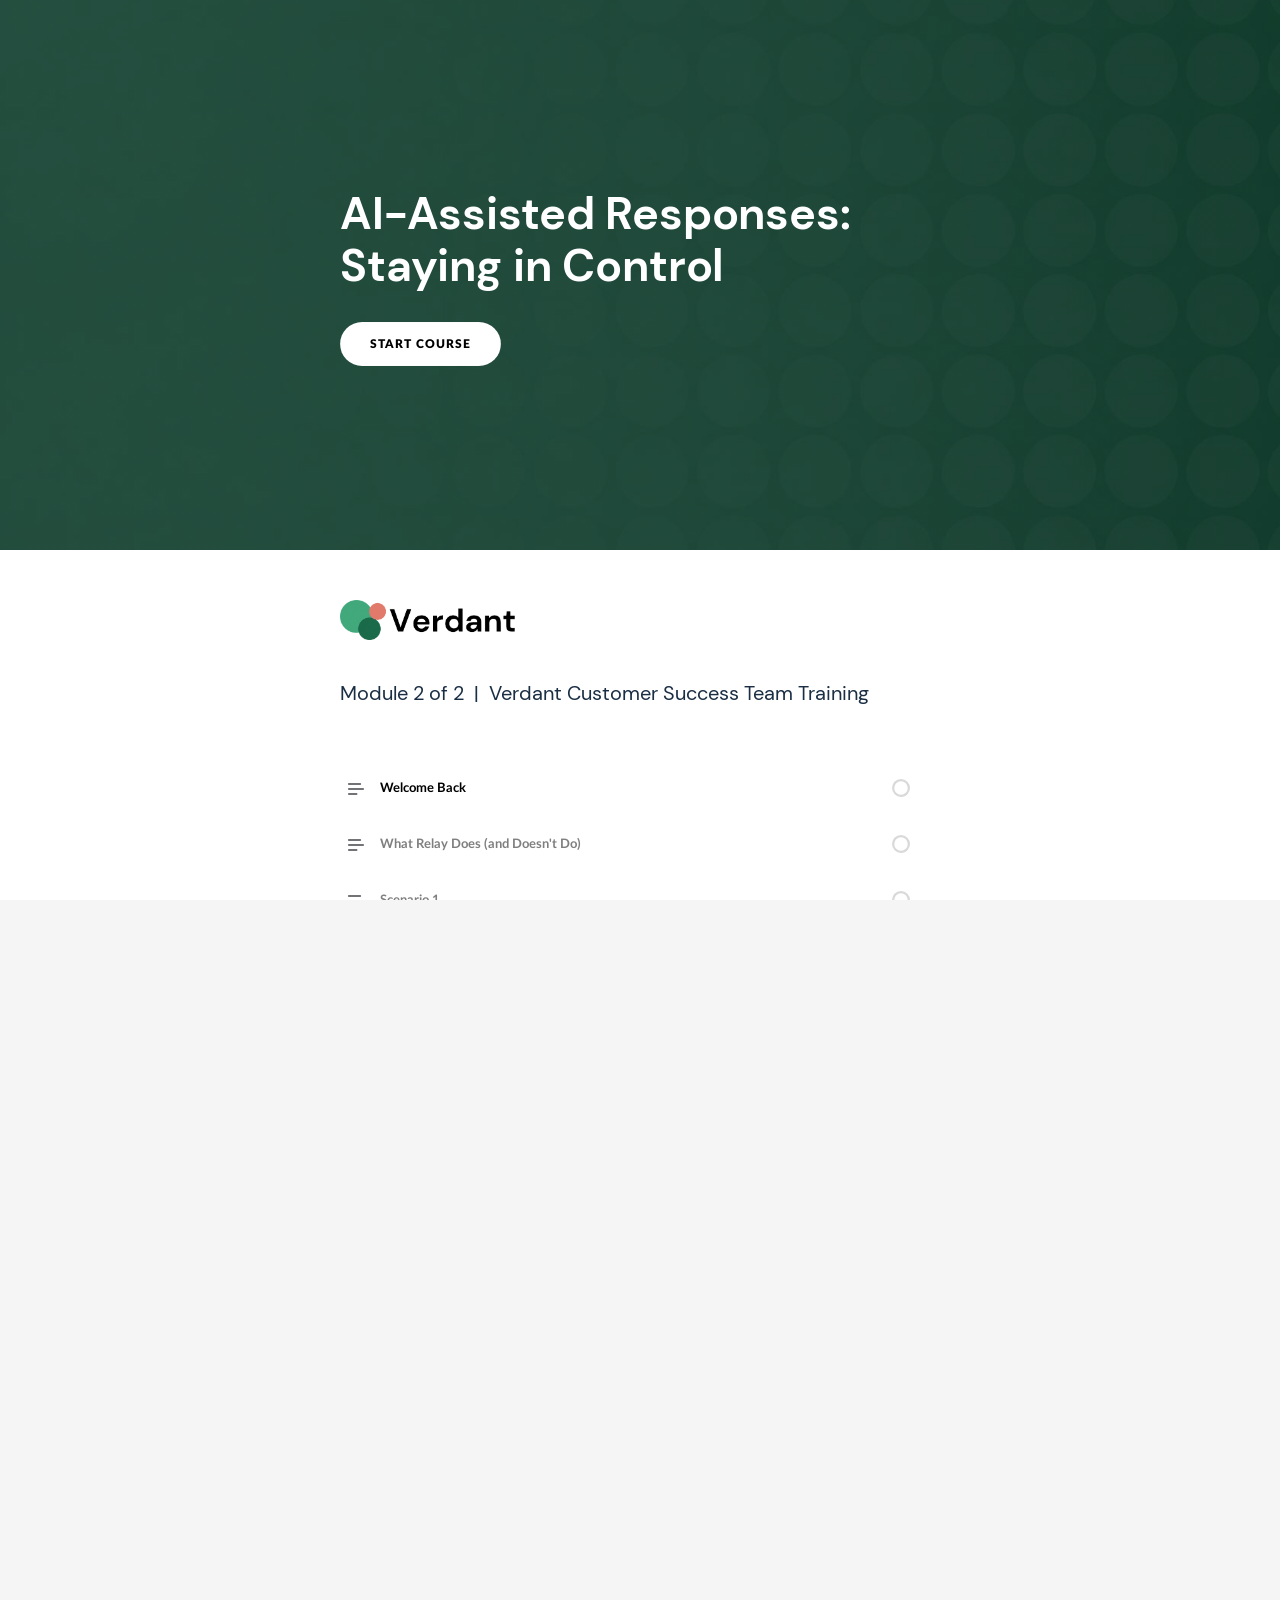
<file: index.html>
<!doctype html>
<!-- 
course package version: 4933KmT5
rise_frontend sha: 287c7feb5f589463fc5ead87aa3652fdb3cf6afa
learn_distribution_frontend sha: 6f6fd53281c8d7a474359a229acd737402346207
mondrian sha: 9aedd41fa80b96a3599923e67d96911bb5eadc16
sandbox sha: 38e0c7bca6fd6bed198d58039339932c1fb4afbe
 -->
<html lang="en">
  <head>
    <meta charset="utf-8">
    <meta name="viewport" content="width=device-width,initial-scale=1">
    <title>AI-Assisted Responses: Staying in Control</title>
    
      <link rel="stylesheet" href="lib/sandbox/4adfab46.css">
    
    <script type="application/json" id="__CONFIG__">
      {"remoteManifest":{"learn_distribution_frontend":{".js":["learn_dist/entry.js"]},"mondrian":{".js":["mondrian/entry.js"]}},"assetTargetPrefixes":{"media":"assets","font":"lib/fonts"}}
    </script>
    
    <script src="lib/dist/4215d215.js"></script>
  </head>
  <body>
    <div id="app"></div>
    
      <script src="lib/rise/5f973a7f.js"></script>
    
      <script src="lib/sandbox/c77685df.js"></script>
    
  </body>
</html>
</file>
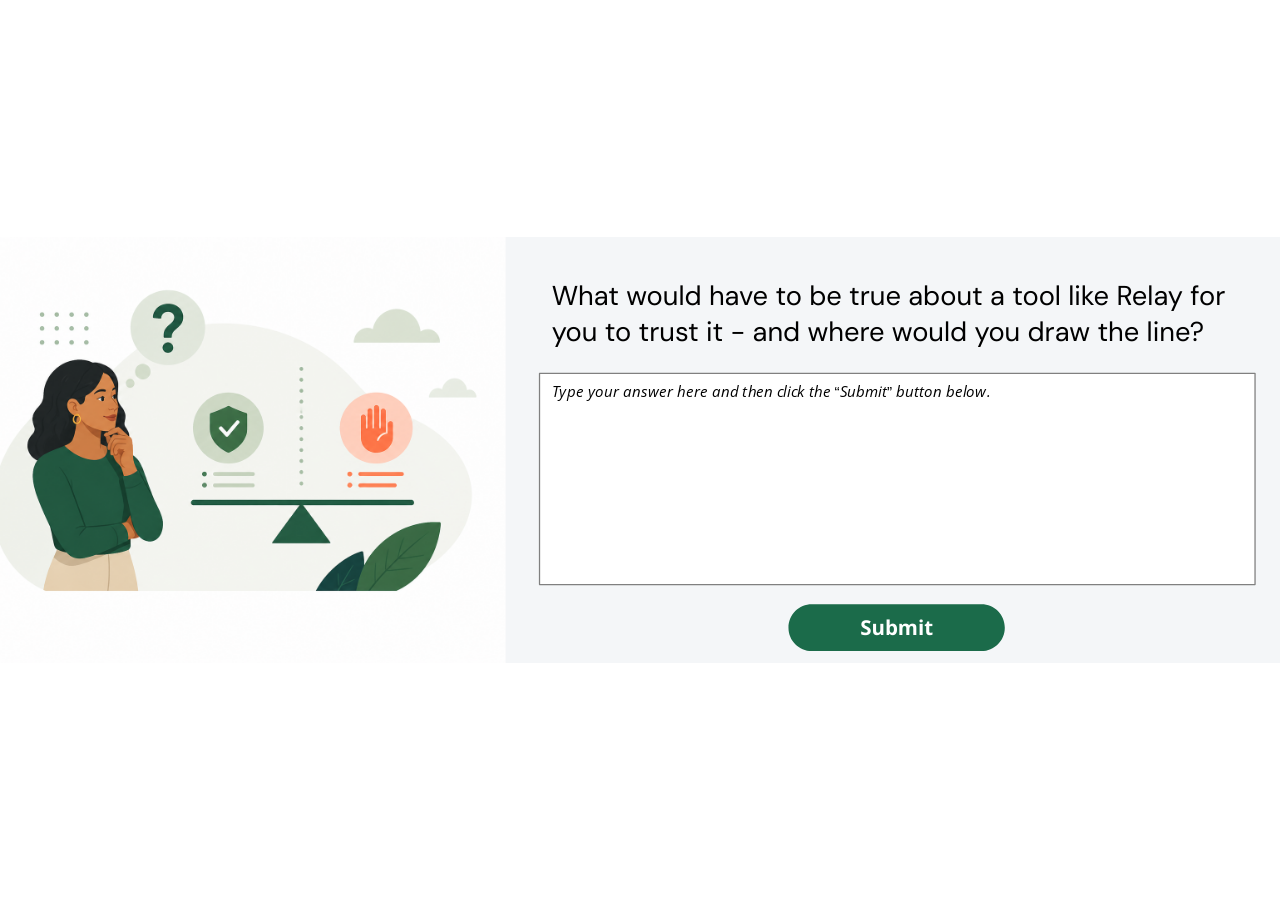
<file: assets/1ao9StEL5G31WYVi/story.html>
﻿<!doctype html>
<html lang="en-US">
<head>
  <meta charset="utf-8">
  <!-- Created using Storyline 360 x64 - http://www.articulate.com  -->
  <!-- version: 3.116.36776.0 -->
  <title>Untitled1</title>
  <meta http-equiv="x-ua-compatible" content="IE=edge"/>
  <meta name="viewport" content="width=device-width,initial-scale=1,user-scalable=no,shrink-to-fit=no,minimal-ui"/>
  <meta name="apple-mobile-web-app-capable" content="yes"/>
  <style>
    html, body { height: 100%; padding: 0; margin: 0 }
    #app { height: 100%; width: 100%; }
  </style>

  <script>
    window.DS = {};
    window.globals = {
      DATA_PATH_BASE: '',
      HAS_FRAME: true,
      HAS_SLIDE: true,

      lmsPresent: false,
      tinCanPresent: false,
      cmi5Present: false,
      aoSupport: false,
      scale: 'Scaled',
      captureRc: false,
      browserSize: 'optimal',
      bgColor: '#FFFFFF',
      features: 'DropInBase,JsInteractions,PlayerMemoryEnhancements,PlayerSizeOption,SlideLevelScale',
      themeName: 'unified',
      preloaderColor: '#8C8C8C',
      suppressAnalytics: false,
      productChannel: 'stable',
      publishSource: 'storyline',
      aid: 'aid|c9063c71-ffac-5d34-a14b-833e32fb4d96',
      cid: '1b20ea6f-b296-4133-92d2-50ae680d7597',
      playerVersion: '3.116.36776.0',
      publishTimestamp: '2026-05-03T13:39:45.3390681Z',
      maxIosVideoElements: 10,
      connectionSettings: { message: 'You%20are%20offline.%20Trying%20to%20reconnect...', useDarkTheme: true, mode: 'disabled' },
      hasFeature: function(feature) {
        return this.features.split(',').includes(feature);
      },
      
      parseParams: function(qs) {
        if (window.globals.parsedParams != null) {
          return window.globals.parsedParams;
        }
        qs = (qs || window.location.search.substr(1)).split('+').join(' ');
        var params = {},
            tokens,
            re = /[?&]?([^=]+)=([^&]*)/g;

        while (tokens = re.exec(qs)) {
          params[decodeURIComponent(tokens[1]).trim()] =
            decodeURIComponent(tokens[2]).trim();
        }
        window.globals.parsedParams = params;
        return params;
      }

    };

    if (window.flagsUnderTest != null) {
      window.globals.features = window.flagsUnderTest.reduce((accum, feature) => {
        if (!accum.includes(feature)) {
          accum.push(feature);
        }
        return accum;
      }, window.globals.features.split(',')).join();
    }
  </script>
  <script>
    var isIe11 = ('ActiveXObject' in window || window.MSBlobBuilder != null)
      && window.msCrypto != null && !window.ActiveXObject;
    if (isIe11) {
      window.globals.unsupportedBrowser = true;
      document.write(atob('[base64]'));
    }
  </script>

  <script>
    if (window.globals.hasFeature('Localization')) {
      
      
    }
  </script>

  
  <script src='lms/scormdriver.js' type=text/javascript></script>
  <script>window.THREE = { };</script>
  
<meta name="robots" content="noindex, nofollow"></head>
<body style="background: #FFFFFF" class="cs-HTML theme-unified">
  <script id="360-player-interface" type="text/javascript" src="../../lib/player-interface.js"></script>
  <script>!function(){var e,i=/iPhone/i,o=/iPod/i,n=/iPad/i,t=/\biOS-universal(?:.+)Mac\b/i,r=/\bAndroid(?:.+)Mobile\b/i,a=/Android/i,d=/(?:SD4930UR|\bSilk(?:.+)Mobile\b)/i,p=/Silk/i,l=/Windows Phone/i,u=/\bWindows(?:.+)ARM\b/i,b=/BlackBerry/i,s=/BB10/i,c=/Opera Mini/i,f=/\b(CriOS|Chrome)(?:.+)Mobile/i,h=/Mobile(?:.+)Firefox\b/i,v=function(e){return void 0!==e&&"MacIntel"===e.platform&&"number"==typeof e.maxTouchPoints&&e.maxTouchPoints>1&&"undefined"==typeof MSStream};e=function(e){var m={userAgent:"",platform:"",maxTouchPoints:0};e||"undefined"==typeof navigator?"string"==typeof e?m.userAgent=e:e&&e.userAgent&&(m={userAgent:e.userAgent,platform:e.platform,maxTouchPoints:e.maxTouchPoints||0}):m={userAgent:navigator.userAgent,platform:navigator.platform,maxTouchPoints:navigator.maxTouchPoints||0};var g=m.userAgent,y=g.split("[FBAN");void 0!==y[1]&&(g=y[0]),void 0!==(y=g.split("Twitter"))[1]&&(g=y[0]);var A=function(e){return function(i){return i.test(e)}}(g),w={apple:{phone:A(i)&&!A(l),ipod:A(o),tablet:!A(i)&&(A(n)||v(m))&&!A(l),universal:A(t),device:(A(i)||A(o)||A(n)||A(t)||v(m))&&!A(l)},amazon:{phone:A(d),tablet:!A(d)&&A(p),device:A(d)||A(p)},android:{phone:!A(l)&&A(d)||!A(l)&&A(r),tablet:!A(l)&&!A(d)&&!A(r)&&(A(p)||A(a)),device:!A(l)&&(A(d)||A(p)||A(r)||A(a))||A(/\bokhttp\b/i)},windows:{phone:A(l),tablet:A(u),device:A(l)||A(u)},other:{blackberry:A(b),blackberry10:A(s),opera:A(c),firefox:A(h),chrome:A(f),device:A(b)||A(s)||A(c)||A(h)||A(f)},any:!1,phone:!1,tablet:!1};return w.any=w.apple.device||w.android.device||w.windows.device||w.other.device,w.phone=w.apple.phone||w.android.phone||w.windows.phone,w.tablet=w.apple.tablet||w.android.tablet||w.windows.tablet,w}(),"object"==typeof exports&&"undefined"!=typeof module?module.exports=e:"function"==typeof define&&define.amd?define((function(){return e})):this.isMobile=e}();
    window.isMobile.apple.tablet = window.isMobile.apple.tablet ||
      (navigator.platform === 'MacIntel' && navigator.maxTouchPoints > 1);
    window.isMobile.apple.device = window.isMobile.apple.device || window.isMobile.apple.tablet;
    window.isMobile.tablet = window.isMobile.tablet || window.isMobile.apple.tablet;
    window.isMobile.any = window.isMobile.any || window.isMobile.apple.tablet;
  </script>

  <div id="focus-sink" tabindex="-1"></div>

  <div id="preso"></div>
  <script>
    (function() {

      var classTypes = [ 'desktop', 'mobile', 'phone', 'tablet' ];

      var addDeviceClasses = function(prefix, testObj) {
        var curr, i;
        for (i = 0; i < classTypes.length; i++) {
          curr = classTypes[i];
          if (testObj[curr]) {
            document.body.classList.add(prefix + curr);
          }
        }
      };

      var params = window.globals.parseParams(),
          isDevicePreview = params.devicepreview === '1',
          isPhoneOverride = params.deviceType === 'phone' || (isDevicePreview && params.phone == '1'),
          isTabletOverride = (params.deviceType === 'tablet' || isDevicePreview) && !isPhoneOverride,
          isMobileOverride = isPhoneOverride || isTabletOverride;

      var deviceView = {
        desktop: !window.isMobile.any && !isMobileOverride,
        mobile: window.isMobile.any || isMobileOverride,
        phone: isPhoneOverride || (window.isMobile.phone && !isTabletOverride),
        tablet: isTabletOverride || window.isMobile.tablet
      };

      window.globals.deviceView = deviceView;
      window.isMobile.desktop = !window.isMobile.any;
      window.isMobile.mobile = window.isMobile.any;

      addDeviceClasses('view-', deviceView);

    })();
  </script>
  
  <script src='story_content/triggers.js' type=text/javascript></script>
<script src='story_content/user.js' type=text/javascript></script>
  <div class="slide-loader"></div>

  <script>
    var doc = document, loader = doc.body.querySelector('.slide-loader'); [ 1, 2, 3 ].forEach(function(n) { var d = doc.createElement('div'); d.style.backgroundColor = window.globals.preloaderColor; d.classList.add('mobile-loader-dot'); d.classList.add('dot' + n); loader.appendChild(d); });
  </script>

  <div class="mobile-load-title-overlay" style="display: none">
    <div class="mobile-load-title">Untitled1</div>
  </div>

  <div class="mobile-chrome-warning"></div>

  
<style>
  .warn-connection-dialog {
    display: none;
    background: transparent;
    pointer-events: all;
    position: fixed;
    left: 0;
    top: 0;
    width: 100%;
    height: 100%;
    z-index: 999;
  }

  .warn-connection-content {
    pointer-events: all;
    border-radius: 4px;
    background: white;
    border: 1px solid #E7E7E7;
    color: #333333;
    box-shadow: 0 2px 4px rgba(0, 0, 0, 0.25);
    transition: all 150ms ease-out;
    position: absolute;
    white-space: nowrap;
  }

  .view-phone.is-landscape .warn-connection-content {
    left: 23px;
    bottom: 23px;
  }

  .view-tablet.is-landscape .warn-connection-content {
    left: 50%;
    top: 20px;
    transform: translateX(-50%);
  }

  .view-mobile.is-portrait .warn-connection-content {
    transform: translate(-50%, calc(-100% - 15px));
  }

  .warn-connection-content p {
    display: inline-block;
    margin: 0 8px 0 0;
    line-height: 33px;
    font-size: 11px;
  }

  .warn-connection-content svg {
    position: relative;
    vertical-align: middle;
    margin: 0 2px 2px 8px;
  }

  .view-desktop .warn-connection-content {
    left: 1.5em;
    bottom: 1.5em;
  }

  .view-desktop .warn-connection-content p {
    font-size: 1.1em;
  }

  .is-offline .warn-connection-dialog {
    display: block;
  }

  .is-offline .cs-panel * {
    pointer-events: none !important;
  }

  .is-offline .cs-panel {
    pointer-events: all !important;
  }

  .is-offline #nav-controls * {
    pointer-events: none !important;
  }

  .is-offline #nav-controls {
    pointer-events: all !important;
  }
</style>

<div class="warn-connection-dialog" role="alertdialog" aria-modal="true" tabindex="0" aria-labelledby="warn-connection-message">
  <div class="warn-connection-content">
    <svg width="17" height="15" viewBox="0 0 17 15" xmlns="http://www.w3.org/2000/svg">
      <path fill="#8F0000" stroke="white" d="M16.07,12.98 L15.88,12.23 L9.51,1.21 C8.97,0.26,7.6,0.26,7.06,1.21 L0.69,12.23 C0.15,13.16,0.81,14.36,1.91,14.36 H14.65 C15.47,14.36,16.05,13.7,16.07,12.98 Z"/>
      <path fill="white" stroke="white" d="M8.58,5.5 C8.35,5.28,8.5,5.35,8.21,5.32 C8.09,5.35,7.97,5.49,7.96,5.67 C7.97,5.79,7.98,5.92,7.98,6.04 L7.98,6.04 C7.99,6.17,8,6.31,8.01,6.43 L8.01,6.44 C8.03,6.92,8.06,7.41,8.09,7.9 L8.09,7.9 C8.12,8.39,8.14,8.88,8.17,9.37 C8.17,9.39,8.18,9.42,8.2,9.44 C8.23,9.46,8.25,9.47,8.28,9.47 C8.31,9.47,8.34,9.46,8.35,9.44 C8.37,9.43,8.38,9.4,8.39,9.35 L8.39,9.34 C8.39,9.24,8.4,9.15,8.4,9.05 L8.4,9.05 C8.41,8.96,8.41,8.86,8.42,8.75 C8.43,8.44,8.45,8.12,8.47,7.81 L8.47,7.81 C8.49,7.49,8.51,7.18,8.53,6.87 C8.55,6.46,8.56,6.05,8.59,5.64 L8.6,5.62 C8.6,5.57,8.59,5.53,8.58,5.5 L8.21,5.32 Z"/>
      <circle fill="white" stroke="white" cx="8.3" cy="11.35" r="0.3"/>
    </svg>
    <p id="warn-connection-message">You are offline. Trying to reconnect...</p>
  </div>
</div>

<script>
  (function() {
    window.DS.connection = {
      warningShown: false,
      assets: {},
      loadingAssetGroup: false,
      retryDelay: 500
    };

    var connectionSettings = window.globals.connectionSettings || {};

    var useConnectionMessages = window.AbortController != null &&
      window.location.protocol != 'file:' &&
      connectionSettings.mode === 'normal';

    window.DS.connection.useConnectionMessages = useConnectionMessages;

    var assetCount = 0;
    var checkLoadedId;


    if (useConnectionMessages && connectionSettings != null) {
      var contentEl = document.querySelector('.warn-connection-content');
      var messageEl = contentEl.querySelector('p');

      if (connectionSettings.useDarkTheme) {
        contentEl.style.borderColor = '#BABBBA';
        contentEl.style.backgroundColor = '#282828';
        contentEl.style.color = '#FFFFFF';
      }

      if (connectionSettings.message != null) {
        messageEl.textContent = window.decodeURIComponent(connectionSettings.message);
      }
    }

    function checkAssetsReady() {
      for (var i in DS.connection.assets) {
        if (!DS.connection.assets[i].success) {
          return false;
        }
      }
      return true;
    }

    function stopAssetGroup() {
      if (!useConnectionMessages) { return; }

      assetCount = 0;

      DS.connection.oldAssetGroup = DS.connection.assets;
      DS.connection.assets = {};
      DS.connection.loadingAssetGroup = false;
      clearInterval(checkLoadedId);
    }

    function startAssetGroup() {
      if (!useConnectionMessages) { return; }
      var ticks = 0;
      clearInterval(checkLoadedId);
      checkLoadedId = setInterval(function() {
        var loaded = 0;
        if (assetCount === 0 && loaded === 0) {
          clearInterval(checkLoadedId);
          return;
        }

        for (var i in DS.connection.assets) {
          if (DS.connection.assets[i].success) {
            loaded++;
          }
        }

        if (assetCount === loaded && checkAssetsReady()) {
          for (var i in DS.connection.assets) {
            if (DS.connection.assets[i].action) {
              DS.connection.assets[i].action();
            }
          }
          hideWarning();
          stopAssetGroup();
        }
      }, 100)
    }

    function requiredAsset(url, action, retry, type) {
      if (!useConnectionMessages) { return; }
      if (DS.connection.assets[url]) { return; }

      DS.connection.assets[url] = {
        success: false, action: action, retry: retry, type: type
      };
      assetCount = Object.keys(DS.connection.assets).length;
      if (!DS.connection.loadingAssetGroup) {
        startAssetGroup();
      }
      DS.connection.loadingAssetGroup = true;
    }

    function assetLoaded(url) {
      if (!useConnectionMessages) { return; }
      if (DS.connection.assets[url]) {
        DS.connection.assets[url].success = true;
      }
    }

    function assetFailed(url) {
      if (!useConnectionMessages) { return; }
      if (!DS.connection.assets[url]) {
        if (/\.js$/.test(url) && url.indexOf('transcripts') === -1) {
          setTimeout(function() {
            if (DS.connection.lastSlideLoaded != null) {
              DS.connection.lastSlideLoaded();
            }
          }, DS.connection.retryDelay);
        }
        return;
      }
      if (!DS.connection.warningShown) { showWarning(); }
      if (DS.connection.assets[url].retry) {
        setTimeout(function() {
          if (!DS.connection.assets[url].success) {
            DS.connection.assets[url].retry()
          }
        }, DS.connection.retryDelay);
      }
    }

    function hideWarning() {
      document.body.classList.remove('is-offline');
      DS.connection.warningShown = false;
      enableKeys();
    }
    DS.connection.hideWarning = hideWarning

    function showWarning(btn) {
      document.body.classList.add('is-offline')
      DS.connection.warningShown = true;
      updateWarningPosition();
      disableKeys();
    }

    function updateWarningPosition() {
      if (!DS.connection.warningShown) {
        return;
      }

      var isPortrait = document.body.classList.contains('is-portrait');
      var isMobile = document.body.classList.contains('view-mobile');
      var warningEl = document.querySelector('.warn-connection-content');

      if (isPortrait && isMobile) {
        var slide = document.querySelector('.primary-slide');
        var slideRect = slide != null
          ? slide.getBoundingClientRect()
          : { top: window.innerHeight, left: 0, width: window.innerWidth };

        warningEl.style.top = `${slideRect.top}px`
        warningEl.style.left = `${slideRect.left + slideRect.width / 2}px`
      } else {
        warningEl.style.top = null;
        warningEl.style.left = null;
      }

      window.requestAnimationFrame(updateWarningPosition);
    }

    function onDisableKeyDown(e) {
      e.preventDefault();
      e.stopImmediatePropagation();
    }

    function onDisableKeyUp(e) {
      e.preventDefault();
      e.stopImmediatePropagation();
    }

    var accStyle = document.createElement('style');
    var warnDialogEl = document.querySelector('.warn-connection-dialog');

    function disableKeys() {
      if (DS.views && DS.views.nsStack && DS.views.nsStack.length === 1) {
        DS.views.nsStack[0].tabReachable = false
        DS.views.nsStack[0].updateTabIndex(true);
      }

      accStyle.innerHTML = '.acc-shadow-dom { display: none; }';
      document.body.appendChild(accStyle);

      warnDialogEl.parentNode.append(warnDialogEl);
      warnDialogEl.focus();
    }

    function enableKeys() {
      accStyle.remove();
      if (DS.views && DS.views.nsStack && DS.views.nsStack.length === 1 && DS.views.nsStack[0].name === '_frame') {
        DS.views.nsStack[0].tabReachable = true;
        DS.views.nsStack[0].updateTabIndex();
      }
    }

    // these will all be noops if the feature flag isn't set in
    // the data and `window.globals.features`
    DS.connection.requiredAsset = requiredAsset;
    DS.connection.assetLoaded = assetLoaded;
    DS.connection.assetFailed = assetFailed;
    DS.connection.stopAssetGroup = stopAssetGroup;
    DS.connection.startAssetGroup = startAssetGroup;
  })();
</script>


  <script>
    
    if (window.autoSpider && window.vInterfaceObject) {
      document.querySelector('.mobile-load-title-overlay').style.display = 'none';
    }
  </script>

  

  <link rel="stylesheet" href="html5/data/css/output.min.css" data-noprefix/>
</body>
<script src="html5/lib/scripts/bootstrapper.min.js"></script>
</html>
</file>
<file: lib/sandbox/4adfab46.css>
html,
body {
  height: 100%;
  margin: 0;
  padding: 0;
}

iframe {
  border: none;
  display: block;
  height: 100%;
  width: 100%;
}
</file>
<file: assets/1ao9StEL5G31WYVi/html5/data/css/output.min.css>
@font-face {
  font-family: 'Lato Charset1_ 6TeLZ0DLBC25D132';
  src: url('[data-uri]');
  font-style: normal;
  font-weight: normal;
}
@font-face {
  font-family: 'Open SansItalic CItalicA6B47F58';
  src: url('[data-uri]');
  font-style: italic;
  font-weight: normal;
}
@font-face {
  font-family: 'DM Sans Charset1_ 6A8r4B1C0EF32';
  src: url('[data-uri]');
  font-style: normal;
  font-weight: normal;
}
@font-face {
  font-family: 'Open SansBold CharsBoldB9D421DF';
  src: url('[data-uri]');
  font-style: normal;
  font-weight: bold;
}
@font-face {
  font-family: 'Open SansItalic CItalicC6FA076B';
  src: url('[data-uri]');
  font-style: italic;
  font-weight: normal;
}
@font-face {
  font-family: 'DM Sans Charset0_v2mjar10BE6760';
  src: url('[data-uri]');
  font-style: normal;
  font-weight: normal;
}
@font-face {
  font-family: 'DM Sans 14pt Charset0_vFD396C61';
  src: url('[data-uri]');
  font-style: normal;
  font-weight: normal;
}
@font-face {
  font-family: 'Open SansBold CharsBoldE47A47C6';
  src: url('[data-uri]');
  font-style: normal;
  font-weight: bold;
}
.cs-HTML {
  background: rgba(255, 255, 255, 1);
}
.cs-npnxnanbnsnfns00000000101 .cs-infopanel  {
  box-shadow: 0 1px 0 rgba(0, 0, 0, 0);
  background: rgba(255, 255, 255, 1);
}
.cs-npnxnanbnsnfns00000000101 .cs-infopanel .cs-link {
  color: rgba(88, 88, 88, 1);
}
.cs-npnxnanbnsnfns00000000101 .cs-infopanel .cs-link:hover {
  color: rgba(255, 255, 255, 1);
}
.cs-npnxnanbnsnfns00000000101 .cs-infopanel .cs-name {
  color: rgba(68, 68, 68, 1);
}
.cs-npnxnanbnsnfns00000000101 .cs-infopanel .cs-title {
  color: rgba(153, 153, 153, 1);
}
.cs-npnxnanbnsnfns00000000101 .cs-infopanelpopup  {
  box-shadow: 0 1px 0 rgba(0, 0, 0, 0);
  background: rgba(0, 0, 0, 0);
}
.cs-npnxnanbnsnfns00000000101 .cs-infopanelpopup .cs-link {
  color: rgba(255, 0, 0, 1);
}
.cs-npnxnanbnsnfns00000000101 .cs-infopanelpopup .cs-link:hover {
  color: rgba(255, 255, 255, 1);
}
.cs-npnxnanbnsnfns00000000101 .cs-infopanelpopup .cs-name {
  color: rgba(255, 255, 255, 1);
}
.cs-npnxnanbnsnfns00000000101 .cs-infopanelpopup .cs-bio {
  color: rgba(88, 88, 88, 1);
}
.cs-npnxnanbnsnfns00000000101 .cs-timer  {
  color: rgba(88, 88, 88, 1);
}
.cs-npnxnanbnsnfns00000000101 .cs-duration stop:first-child {
  stop-color: rgba(220, 220, 220, 1);
}
.cs-npnxnanbnsnfns00000000101 .cs-duration stop:last-child {
  stop-color: rgba(220, 220, 220, 1);
}
.cs-npnxnanbnsnfns00000000101 .cs-elapsed stop:first-child {
  stop-color: rgba(254, 227, 71, 1);
}
.cs-npnxnanbnsnfns00000000101 .cs-elapsed stop:last-child {
  stop-color: rgba(254, 227, 71, 1);
}
.cs-npnxnanbnsnfns00000000101 .cs-timer .cs-pie .cs-innerstroke {
  stroke: rgba(199, 199, 199, 1);
}
.cs-npnxnanbnsnfns00000000101 .cs-timer .cs-pie .cs-innerborder {
  stroke: rgba(255, 255, 255, 1);
}
.cs-npnxnanbnsnfns00000000101 .cs-window  {
  box-shadow: 0 8px 5px rgba(0, 0, 0, 0.2);
  border-color: rgba(49, 99, 0, 1);
  background: rgba(250, 250, 250, 1);
  color: rgba(70, 70, 70, 1);
}
.cs-npnxnanbnsnfns00000000101 .cs-window .cs-diva {
  border-color: rgba(0, 0, 0, 0);
}
.cs-npnxnanbnsnfns00000000101 .cs-window .cs-divb {
  border-color: rgba(0, 0, 0, 0);
}
.cs-npnxnanbnsnfns00000000101 .cs-editor .cs-editor-slide {
  color: rgba(255, 255, 255, 1);
}
.cs-npnxnanbnsnfns00000000101 .cs-editor .cs-editor-html {
  color: rgba(70, 70, 70, 1);
}
.cs-npnxnanbnsnfns00000000101 .cs-editor .cs-editor-button {
  text-shadow: 0 1px 0 rgba(0, 0, 0, 0);
  color: rgba(255, 255, 255, 1);
  border-color: rgba(33, 68, 0, 1);
  background: rgba(60, 124, 0, 1);
}
.cs-npnxnanbnsnfns00000000101 .cs-editor .cs-editor-button:hover {
  background: rgba(66, 142, 0, 1);
}
.cs-npnxnanbnsnfns00000000101 .cs-editor .cs-editor-button:active {
  background: rgba(46, 93, 0, 1);
}
.cs-npnxnanbnsnfns00000000101 .cs-listitem  {
  color: rgba(70, 70, 70, 1);
  border-color: none;
  border: 1px solid transparent;
}
.cs-npnxnanbnsnfns00000000101 .cs-listitem:hover {
  background: rgba(0, 0, 0, 0.05);
  border-color: rgba(142, 143, 142, 1) !important;
  border-width: 1px;
  border-radius: 2px;
  border-style: solid;
  box-sizing: border-box;
}
.cs-npnxnanbnsnfns00000000101 .cs-listitem.hover {
  background: rgba(0, 0, 0, 0.05);
  border-color: rgba(142, 143, 142, 1) !important;
  border-width: 1px;
  border-radius: 2px;
  border-style: solid;
  box-sizing: border-box;
}
.cs-npnxnanbnsnfns00000000101 .cs-glossary  {
  color: rgba(70, 70, 70, 1);
}
.cs-npnxnanbnsnfns00000000101 .cs-glossary .cs-scrolling-panel {
  background: rgba(0, 0, 0, 0);
}
.cs-npnxnanbnsnfns00000000101 .cs-glossary .cs-term.cs-selected .cs-choice-list-trigger {
  color: rgba(255, 255, 255, 1);
  background: rgba(255, 255, 255, 1);
}
.cs-npnxnanbnsnfns00000000101 .cs-glossary .cs-term.cs-selected .cs-choice-list-trigger:focus {
  color: rgba(255, 255, 255, 1);
  background: rgba(255, 255, 255, 1);
}
.cs-npnxnanbnsnfns00000000101 .cs-glossary .cs-term:hover .cs-choice-list-trigger {
  background: rgba(70, 70, 70, 1);
}
.cs-npnxnanbnsnfns00000000101 .cs-glossary .cs-term.hover .cs-choice-list-trigger {
  background: rgba(70, 70, 70, 1);
}
.cs-npnxnanbnsnfns00000000101 .cs-glossary .cs-term .cs-choice-list-trigger:focus {
  background: rgba(70, 70, 70, 1);
}
.cs-npnxnanbnsnfns00000000101 .cs-glossary .cs-diva {
  border-color: rgba(0, 0, 0, 0);
}
.cs-npnxnanbnsnfns00000000101 .cs-glossary .cs-divb {
  border-color: rgba(0, 0, 0, 0);
}
.cs-npnxnanbnsnfns00000000101 .cs-glossary .cs-divc {
  border-color: rgba(0, 0, 0, 0);
}
.cs-npnxnanbnsnfns00000000101 .cs-glossary .cs-heading {
  color: rgba(44, 47, 48, 1);
  font-weight: 700;
}
.note-content p span {
  color: rgba(70, 70, 70, 1);
  line-height: 1.4em;
  font-size: 103.769%;
}
.cs-npnxnanbnsnfns00000000101 .cs-resource .cs-separator {
  border-color: rgba(0, 0, 0, 0);
}
.cs-npnxnanbnsnfns00000000101 .cs-outline  {
  color: rgba(45, 45, 45, 1);
}
.cs-npnxnanbnsnfns00000000101 .cs-outline .cs-diva {
  border-color: rgba(0, 0, 0, 0);
}
.cs-npnxnanbnsnfns00000000101 .cs-outline .cs-divb {
  border-color: rgba(0, 0, 0, 0);
}
.cs-npnxnanbnsnfns00000000101 .cs-outline .cs-divc {
  border-color: rgba(0, 0, 0, 0);
}
.cs-npnxnanbnsnfns00000000101 .cs-outline .cs-search-filter:hover {
  color: rgba(0, 0, 0, 0);
}
.cs-npnxnanbnsnfns00000000101 .cs-outline .cs-search-filter.hover {
  color: rgba(0, 0, 0, 0);
}
.cs-npnxnanbnsnfns00000000101 .cs-transcript  {
  color: rgba(255, 255, 255, 1);
}
.cs-npnxnanbnsnfns00000000101 .cs-transcript .cs-div {
  border-color: rgba(0, 0, 0, 0);
}
.cs-npnxnanbnsnfns00000000101 .cs-tabs:not(.topmenu-item) {
  color: rgba(39, 43, 44, 1);
}
.cs-npnxnanbnsnfns00000000101 .cs-tabs .cs-inner-button:not(.topmenu-item) {
  text-shadow: 0 1px 0 rgba(0, 0, 0, 0);
}
.cs-npnxnanbnsnfns00000000101 .cs-tabs:hover:not(.topmenu-item) {
  color: rgba(39, 43, 44, 1);
}
.cs-npnxnanbnsnfns00000000101 .cs-tabs.cs-selected {
  background: rgba(0, 0, 0, 0);
  color: rgba(39, 43, 44, 1);
}
.cs-npnxnanbnsnfns00000000101 .cs-seekcontrol  {
  background: rgba(0, 0, 0, 0);
  border-color: rgba(0, 0, 0, 0);
}
.cs-npnxnanbnsnfns00000000101 .cs-seekcontrol .cs-button:hover .cs-icon {
  fill: rgba(255, 255, 255, 1);
}
.cs-npnxnanbnsnfns00000000101 .cs-seekcontrol .cs-button.hover .cs-icon {
  fill: rgba(255, 255, 255, 1);
}
.cs-npnxnanbnsnfns00000000101 .cs-seekcontrol .cs-button .cs-icon-shadow {
  fill: rgba(0, 0, 0, 0);
}
.cs-npnxnanbnsnfns00000000101 .cs-seekcontrol .cs-button .cs-icon {
  fill: rgba(140, 140, 140, 1);
}
.cs-npnxnanbnsnfns00000000101 .cs-seekcontrol .cs-seek .cs-fill {
  background: rgba(255, 255, 255, 0.6);
}
.cs-npnxnanbnsnfns00000000101 .cs-seekcontrol .cs-seek {
  background: rgba(142, 143, 142, 1);
  border-color: rgba(0, 0, 0, 0);
}
.cs-npnxnanbnsnfns00000000101 .cs-searchinput .cs-input {
  color: rgba(70, 70, 70, 1);
  border-color: rgba(0, 0, 0, 0);
  background: rgba(0, 0, 0, 0.05);
}
.cs-npnxnanbnsnfns00000000101 .cs-searchinput .cs-input:focus {
  color: rgba(44, 47, 48, 1);
  background: rgba(41, 41, 41, 1);
}
.cs-npnxnanbnsnfns00000000101 .cs-searchinput .cs-input:hover {
  box-shadow: inset 0 0 1px 0 rgba(69, 126, 19, 0);
}
.cs-npnxnanbnsnfns00000000101 .cs-searchinput .cs-input.hover {
  box-shadow: inset 0 0 1px 0 rgba(69, 126, 19, 0);
}
.cs-npnxnanbnsnfns00000000101 .cs-searchinput .cs-button .cs-icon {
  fill: rgba(88, 88, 88, 1);
}
.cs-npnxnanbnsnfns00000000101 .cs-searchinput .cs-button:hover {
  fill: rgba(63, 133, 0, 1);
}
.cs-npnxnanbnsnfns00000000101 .cs-searchinput .cs-button.hover {
  fill: rgba(63, 133, 0, 1);
}
.cs-npnxnanbnsnfns00000000101 .cs-menu  {
  box-shadow: 0 1px 0 rgba(0, 0, 0, 0);
  background: rgba(250, 250, 250, 1);
}
.cs-npnxnanbnsnfns00000000101 .cs-topmenu-item.active .cs-tab {
  background: rgba(250, 250, 250, 1);
}
.cs-npnxnanbnsnfns00000000101 .cs-logo  {
  box-shadow: 0 1px 0 rgba(37, 75, 0, 1);
  background: rgba(255, 255, 255, 0);
}
.cs-npnxnanbnsnfns00000000101 .cs-checkbox  {
  color: rgba(255, 255, 255, 1);
}
.cs-npnxnanbnsnfns00000000101 .cs-checkbox:hover {
  border-color: rgba(175, 221, 130, 1);
}
.cs-npnxnanbnsnfns00000000101 .cs-checkbox.hover {
  border-color: rgba(175, 221, 130, 1);
}
.cs-npnxnanbnsnfns00000000101 .cs-checkbox .cs-box {
  color: rgba(255, 255, 255, 1);
  border-color: rgba(42, 83, 0, 1);
}
.cs-npnxnanbnsnfns00000000101 .cs-checkbox .cs-box:checked::after {
  color: rgba(43, 196, 0, 1);
}
.cs-npnxnanbnsnfns00000000101 .cs-button  {
  text-shadow: 0 1px 0 rgba(0, 0, 0, 0);
  color: rgba(88, 88, 88, 1);
  border-color: rgba(0, 0, 0, 0);
  background: rgba(0, 0, 0, 0);
  box-shadow: 0 1px 0 rgba(0, 0, 0, 0);
}
.cs-npnxnanbnsnfns00000000101 .cs-button .cs-icon {
  fill: rgba(88, 88, 88, 1);
}
.cs-npnxnanbnsnfns00000000101 .cs-button .cs-icon-shadow {
  fill: rgba(0, 0, 0, 0);
}
.cs-npnxnanbnsnfns00000000101 .cs-button:hover {
  background: rgba(39, 43, 44, 1);
}
.cs-npnxnanbnsnfns00000000101 .cs-button.hover {
  background: rgba(39, 43, 44, 1);
}
.cs-npnxnanbnsnfns00000000101 .cs-button:active {
  background: rgba(0, 0, 0, 0);
}
.cs-npnxnanbnsnfns00000000101 .cs-button.cs-disabled:hover {
  background: rgba(0, 0, 0, 0);
}
.cs-npnxnanbnsnfns00000000101 .cs-button.cs-disabled.hover {
  background: rgba(0, 0, 0, 0);
}
.cs-npnxnanbnsnfns00000000101 .cs-button.cs-disabled:active {
  background: rgba(0, 0, 0, 0);
}
.cs-npnxnanbnsnfns00000000101 .cs-button.cs-volume:hover {
  background: rgba(0, 0, 0, 0);
}
.cs-npnxnanbnsnfns00000000101 .cs-button.cs-volume.hover {
  background: rgba(0, 0, 0, 0);
}
.cs-npnxnanbnsnfns00000000101 .cs-button.cs-volume:active {
  background: rgba(0, 0, 0, 0);
}
.cs-npnxnanbnsnfns00000000101.cs-base  {
  color: rgba(88, 88, 88, 1);
  border-color: rgba(255, 255, 255, 0);
  background: rgba(255, 255, 255, 1);
}
.cs-npnxnanbnsnfns00000000101.cs-base .cs-separator .cs-diva {
  background: rgba(250, 250, 250, 1);
}
.cs-npnxnanbnsnfns00000000101.cs-base .cs-separator .cs-divb {
  background: rgba(0, 0, 0, 0);
}
.cs-npnxnanbnsnfns00000000101.cs-base .cs-topmenu-item.active .cs-tab {
  border-color: rgba(250, 250, 250, 1);
}
.cs-npnxnanbnsnfns00000000101.cs-base .cs-topmenu-item.active .cs-panel {
  border-color: rgba(250, 250, 250, 1);
}
.cs-npnxnanbnsnfns00000000101.cs-base .cs-left {
  background: rgba(250, 250, 250, 1);
}
.cs-npnxnanbnsnfns00000000101.cs-base .cs-area-primary .cs-slide-container {
  background: rgba(255, 255, 255, 1);
}
.cs-npnxnanbnsnfns00000000101.cs-base.cs-custom-theme .cs-brandhighlight-bg {
  background: rgba(72, 147, 184, 1) !important;
}
.cs-npnxnanbnsnfns00000000101.cs-base.cs-custom-theme .cs-brandhighlight-secondary-bg {
  background: rgba(72, 147, 184, 1) !important;
}
.cs-npnxnanbnsnfns00000000101.cs-base.cs-custom-theme .cs-brandhighlight-border {
  border-color: rgba(72, 147, 184, 1) !important;
}
.cs-npnxnanbnsnfns00000000101.cs-base.cs-custom-theme .cs-brandhighlight-text {
  color: rgba(72, 147, 184, 1) !important;
}
.cs-npnxnanbnsnfns00000000101.cs-base.cs-custom-theme .cs-brandhighlight-fill {
  fill: rgba(72, 147, 184, 1) !important;
}
.cs-npnxnanbnsnfns00000000101.cs-base.cs-custom-theme .cs-listitem.cs-selected {
  background-color: rgba(0, 0, 0, 0.05) !important;
}
.cs-npnxnanbnsnfns00000000101 .cs-volume::-moz-range-thumb {
  border-color: rgba(43, 85, 0, 1);
  box-shadow: inset 0 0 1px 0 rgba(43, 85, 0, 1);
  background: rgba(255, 255, 255, 1);
}
.cs-npnxnanbnsnfns00000000101 .cs-volume::-ms-thumb {
  border-color: rgba(43, 85, 0, 1);
  box-shadow: inset 0 0 1px 0 rgba(43, 85, 0, 1);
  background: rgba(255, 255, 255, 1);
}
.cs-npnxnanbnsnfns00000000101 .cs-volume::-webkit-slider-thumb {
  border-color: rgba(43, 85, 0, 1);
  box-shadow: inset 0 0 1px 0 rgba(43, 85, 0, 1);
  background: rgba(255, 255, 255, 1);
}
.cs-npnxnanbnsnfns00000000101 .cs-volume::-moz-range-track {
  border-color: rgba(66, 140, 1, 1);
  background: rgba(142, 143, 142, 1);
}
.cs-npnxnanbnsnfns00000000101 .cs-volume::-ms-track {
  border-color: rgba(66, 140, 1, 1);
  background: rgba(142, 143, 142, 1);
}
.cs-npnxnanbnsnfns00000000101 .cs-volume::-webkit-slider-runnable-track {
  border-color: rgba(66, 140, 1, 1);
  background: rgba(142, 143, 142, 1);
}
body.show-focus .tab-focus-box {
  box-shadow: 0 0 0 1px rgba(255, 255, 0, 1), 0 0 0 3px rgba(0, 32, 96, 1), 0 0 5px 5px rgba(255, 255, 0, 1);
  border-color: transparent;
  outline: 2px transparent solid;
}
.skipnav {
  box-shadow: 0 0 0 1px rgba(255, 255, 0, 1), 0 0 0 3px rgba(0, 32, 96, 1), 0 0 5px 5px rgba(255, 255, 0, 1);
  border-color: transparent;
  outline: 2px transparent solid;
}
.cs-npnxnanbnsnfns00000000101 .cs-listitem:hover {
  color: none;
}
.cs-npnxnanbnsnfns00000000101 .cs-listitem.hover {
  color: none;
}
.cs-npnxnanbnsnfns00000000101 .cs-listitem.cs-viewed {
  color: #464646;
}
.cs-npnxnanbnsnfns00000000101 .cs-listitem {
  color: #464646;
}
.cs-npnxnanbnsnfns00000000101 .cs-listitem:hover .cs-icon-carrot * {
  fill: none;
}
.cs-npnxnanbnsnfns00000000101 .cs-listitem.hover .cs-icon-carrot * {
  fill: none;
}
.cs-npnxnanbnsnfns00000000101 .cs-listitem .cs-icon-carrot {
  color: none;
  top: calc(3px);
}
.cs-npnxnanbnsnfns00000000101 .cs-listitem .cs-icon-carrot .cs-shadow {
  color: #2C2F30;
}
.cs-npnxnanbnsnfns00000000101 .item-collapsible .is-scene {
  color: #2C2F30 !important;
  font-weight: 700;
}
.cs-npnxnanbnsnfns00000000101 .is-scene .cs-icon-carrot * {
  color: #2C2F30 !important;
  font-weight: 700;
}
.cs-npnxnanbnsnfns00000000101 .is-scene:not(.outline-links-collapse) > a {
  color: #2C2F30;
}
.cs-npnxnanbnsnfns00000000101 .is-scene:not(.outline-links-collapse) .cs-icon-carrot * {
  fill: none !important;
  color: #2C2F30 !important;
}
.cs-npnxnanbnsnfns00000000101 .tabs, .cs-npnxnanbnsnfns00000000101 .cs-logo {
  border-bottom: 1px solid rgba(142, 143, 142, 1);
}
.cs-npnxnanbnsnfns00000000101 .area-secondary-wrapper:after {
  background-image: url('[data-uri]');
  background-size: 100%;
}
.cs-npnxnanbnsnfns00000000101 .panel-footer {
  background: #FAFAFA;
}
.cs-npnxnanbnsnfns00000000101 #outline-search {
  background: rgba(0, 0, 0, 0.05);
  border-color: rgba(142, 143, 142, 1);
  border-width: 1px;
  border-style: solid;
}
.cs-npnxnanbnsnfns00000000101 .topmenu-panel #outline-search {
  background: #EAEAEA;
}
.cs-npnxnanbnsnfns00000000101 .search-icon circle, .cs-npnxnanbnsnfns00000000101 .search-icon path {
  stroke: #585858;
}
.cs-npnxnanbnsnfns00000000101 #outline-search input[type   =search] {
  color: #2C2F30;
}
.cs-npnxnanbnsnfns00000000101 #outline-search ::-webkit-input-placeholder {
  color: #464646 !important;
}
.cs-npnxnanbnsnfns00000000101 #outline-search :-ms-input-placeholder {
  color: #464646 !important;
}
.cs-npnxnanbnsnfns00000000101 #outline-search ::-moz-placeholder {
  color: #464646 !important;
  opacity: 1;
}
.cs-npnxnanbnsnfns00000000101 .cs-topmenu-item.active, body:not(.is-touchable-tablet) .cs-npnxnanbnsnfns00000000101 .cs-topmenu-item:hover {
  color: #272B2C;
}
.cs-npnxnanbnsnfns00000000101 .cs-topmenu-item.button-tapped {
  color: #272B2C;
}
.cs-npnxnanbnsnfns00000000101 .cs-topmenu-item.active .cs-tab, .cs-npnxnanbnsnfns00000000101 .cs-topmenu-item .cs-tab {
  background: transparent !important;
  border: none !important;
}
.cs-npnxnanbnsnfns00000000101 .top-tabs-drop-icon div {
  background: #585858;
}
.cs-npnxnanbnsnfns00000000101 .cs-panel.topmenu-panel .panel-content, .cs-npnxnanbnsnfns00000000101 .top-tabs-drop {
  background: #FAFAFA;
}
.cs-npnxnanbnsnfns00000000101 .cs-topmenu-item.active .cs-panel {
  background: #FAFAFA;
}
.cs-npnxnanbnsnfns00000000101 .cs-menu.topmenu-panel, .cs-npnxnanbnsnfns00000000101 .top-tabs-drop {
  border: 1px solid rgba(250, 250, 250, 1) !important;
  border-radius: 3px;
}
.cs-npnxnanbnsnfns00000000101 .resources .resources-list a:hover {
  background: rgba(0, 0, 0, 0.05);
}
body:not(.is-touchable-tablet) .cs-npnxnanbnsnfns00000000101 .resources .resources-list a:hover {
  background: rgba(0, 0, 0, 0.05);
}
.cs-npnxnanbnsnfns00000000101 .resources .resources-list a.hover {
  background: rgba(0, 0, 0, 0.05);
}
body:not(.is-touchable-tablet) .cs-npnxnanbnsnfns00000000101 .resources .resources-list a.hover {
  background: rgba(0, 0, 0, 0.05);
}
.cs-npnxnanbnsnfns00000000101 .resources .resources-list a.button-tapped {
  background: rgba(0, 0, 0, 0.05);
}
.cs-npnxnanbnsnfns00000000101 .cs-icon path, .cs-npnxnanbnsnfns00000000101 .cs-icon rect, .cs-npnxnanbnsnfns00000000101 .cs-icon polygon, .cs-npnxnanbnsnfns00000000101 .menu-icon-wrapper.menu-icon-wrapper-hover path {
  fill: #585858;
}
.cs-npnxnanbnsnfns00000000101 .cs-icon .icon-stroke-only {
  fill: none !important;
  stroke: #585858 !important;
}
body:not(.is-touchable-tablet) .cs-npnxnanbnsnfns00000000101 .cs-button:hover .cs-icon path, body:not(.is-touchable-tablet) .cs-npnxnanbnsnfns00000000101 .cs-button:hover .cs-icon rect, body:not(.is-touchable-tablet) .cs-npnxnanbnsnfns00000000101 .cs-button:hover .cs-icon polygon {
  fill: #272B2C;
}
body:not(.is-touchable-tablet) .cs-npnxnanbnsnfns00000000101 .cs-tabs:hover .search-icon circle, body:not(.is-touchable-tablet) .cs-npnxnanbnsnfns00000000101 .cs-tabs:hover .search-icon path {
  stroke: #272B2C;
}
.cs-npnxnanbnsnfns00000000101 .cs-button.button-tapped .cs-icon path, .cs-npnxnanbnsnfns00000000101 .cs-button.button-tapped .cs-icon rect, .cs-npnxnanbnsnfns00000000101 .cs-button.button-tapped .cs-icon polygon {
  fill: #272B2C;
}
body:not(.is-touchable-tablet) .cs-npnxnanbnsnfns00000000101 .cs-button:hover .cs-icon .icon-stroke-only {
  fill: none !important;
  stroke: #272B2C !important;
}
.cs-npnxnanbnsnfns00000000101 .cs-button:button-tapped .cs-icon .icon-stroke-only {
  fill: none !important;
  stroke: #272B2C !important;
}
.cs-npnxnanbnsnfns00000000101 .menu-icon-wrapper.menu-icon-wrapper-hover svg path {
  fill: #272B2C;
}
.floating-sidebar:not(.sidebar-closed) .cs-npnxnanbnsnfns00000000101 #hamburger .menu-icon-wrapper svg path {
  fill: #BABBBA;
}
.floating-sidebar:not(.sidebar-closed) .cs-npnxnanbnsnfns00000000101 #hamburger .menu-icon-wrapper.menu-icon-wrapper-hover svg path {
  fill: #F8F8F8;
}
.cs-npnxnanbnsnfns00000000101 .volume .btn:before {
  background-image: url('[data-uri]');
}
.cs-npnxnanbnsnfns00000000101 .volume-track {
  background: #8E8F8E;
}
.cs-npnxnanbnsnfns00000000101 .volume-icon circle {
  stroke: #585858;
}
.cs-npnxnanbnsnfns00000000101 .cs-settings > .settings-panel {
  background: #FAFAFA;
  border: 1px solid rgba(250, 250, 250, 1) !important;
  border-radius: 3px;
}
.cs-npnxnanbnsnfns00000000101 .cs-settings > .panel-down-arrow {
  fill: #FAFAFA;
}
.cs-npnxnanbnsnfns00000000101 .switch-toggle .border {
  stroke: #919191;
}
.cs-npnxnanbnsnfns00000000101 .switch-toggle .thumb-off .thumb {
  fill: #585858;
}
.cs-npnxnanbnsnfns00000000101 .switch-toggle .thumb-on .track {
  fill: rgba(72, 147, 184, 0.3);
}
.cs-npnxnanbnsnfns00000000101 .switch-toggle .thumb-off .track {
  fill: rgba(233, 233, 233, 1);
}
.cs-npnxnanbnsnfns00000000101 .switch-label {
  color: #464646;
}
.cs-npnxnanbnsnfns00000000101 .cs-panel .scrollarea-btn:after {
  background: rgba(88, 88, 88, 0.8);
}
.scrollarea-scrollbar:hover .scrollarea-btn:after, .scrollarea-scrollbar.highlight-scrollbar .scrollarea-btn:after {
  background: rgba(88, 88, 88, 0.8);
}
.floating-sidebar .sidebar-overlay {
  background: rgba(0, 0, 0, 0.85);
}
.cs-npnxnanbnsnfns00000000101 .overlay-message {
  background: rgba(0, 0, 0, 0.85);
}
.cs-npnxnanbnsnfns00000000101 .top-ui-bg, .cs-npnxnanbnsnfns00000000101 .bottom-ui-bg, .cs-npnxnanbnsnfns00000000101 .right-ui-bg, .cs-npnxnanbnsnfns00000000101 .left-ui-bg {
  background: rgba(255, 255, 255, 0.8);
}
.cs-npnxnanbnsnfns00000000101 .circle-progress-bg {
  fill: #FFFFFF;
}
.cs-npnxnanbnsnfns00000000101 .circle-progress-well {
  fill: #8E8F8E;
}
.cs-npnxnanbnsnfns00000000101 .circle-progress-pie {
  stroke: #8E8F8E;
}
.cs-npnxnanbnsnfns00000000101 .lightbox .option-pane {
  background: rgba(255, 255, 255, 0.8);
}
.cs-npnxnanbnsnfns00000000101 .lightbox .option-pane:before {
  background: #FFFFFF;
}
.cs-npnxnanbnsnfns00000000101 .message-window {
  background: #FAFAFA;
  border: 1px solid rgba(70, 70, 70, 1) !important;
  border-radius: 3px;
}
.cs-npnxnanbnsnfns00000000101 .message-window-header p, .cs-npnxnanbnsnfns00000000101 .message-window-text {
  color: #464646;
}
.cs-npnxnanbnsnfns00000000101 .message-window-header p {
  border-bottom: 1px solid rgba(70, 70, 70, 1);
}
.cs-npnxnanbnsnfns00000000101 .message-window button.slide-object-button {
  border: 1px solid rgba(70, 70, 70, 1) !important;
}
.cs-npnxnanbnsnfns00000000101 .message-window button.slide-object-button:hover {
  background: rgba(0, 0, 0, 0.05) !important;
}
.message-window .slide-object-button tspan, .message-window .slide-object-button-text tspan {
  fill: #464646 !important;
}
body:not(.is-touchable-tablet) .cs-npnxnanbnsnfns00000000101 .cs-button:hover .text {
  color: #272B2C;
}
.cs-npnxnanbnsnfns00000000101 .cs-button.button-tapped .text {
  color: #272B2C;
}
.cs-npnxnanbnsnfns00000000101.cs-base {
  background: #FFFFFF;
}
.cs-npnxnanbnsnfns00000000101 .cs-menu {
  background: transparent;
}
.cs-npnxnanbnsnfns00000000101 .progress-bar .progress-bar-fill:after {
  background: #4893B8 !important;
}
.cs-npnxnanbnsnfns00000000101 .volume-dot {
  background: #4893B8 !important;
}
.fn-npnxnanbsnfns00000000101 {
  font-family: 'Lato22AB4CAF';
  -webkit-font-variant-ligatures: no-common-ligatures;
  font-variant-ligatures: no-common-ligatures;
}
.fn-pxabnsnfns00000000101 {
  font-family: 'Lato22AB4CAF';
  -webkit-font-variant-ligatures: no-common-ligatures;
  font-variant-ligatures: no-common-ligatures;
}
.fn-npxnabnsnfns00000000101 {
  font-family: 'Lato22AB4CAF';
  -webkit-font-variant-ligatures: no-common-ligatures;
  font-variant-ligatures: no-common-ligatures;
}
.fn-npnxnanbnsnfns00000000101 {
  font-family: 'Lato22AB4CAF';
  -webkit-font-variant-ligatures: no-common-ligatures;
  font-variant-ligatures: no-common-ligatures;
}
.fn-pxabnsnfns00000000100 {
  font-family: 'Lato22AB4CAF';
  -webkit-font-variant-ligatures: no-common-ligatures;
  font-variant-ligatures: no-common-ligatures;
}
@font-face {
  font-family: 'Lato22AB4CAF';
  src: url('[data-uri]');
  font-style: normal;
  font-weight: bold;
}
@font-face {
  font-family: 'Lato22AB4CAF';
  src: url('[data-uri]');
  font-style: normal;
  font-weight: normal;
}
.cs-ExternalInterfaceErrorSlide .cs-buttonOK {
  color: rgba(255, 255, 255, 1);
  border-color: rgba(33, 68, 0, 1);
  background: rgba(60, 124, 0, 1);
  text-shadow: 0 1px 0 rgba(0, 0, 0, 0);
}
.cs-ExternalInterfaceErrorSlide .cs-buttonOK .cs-html {
  color: rgba(70, 70, 70, 1);
}
.cs-ExternalInterfaceErrorSlide .cs-buttonOK .cs-slide {
  border-color: rgba(255, 255, 255, 1);
}
.cs-ExternalInterfaceErrorSlide .cs-buttonOK:hover {
  background: rgba(66, 142, 0, 1);
}
.cs-ExternalInterfaceErrorSlide .cs-buttonOK:active {
  background: rgba(46, 93, 0, 1);
}
</file>
